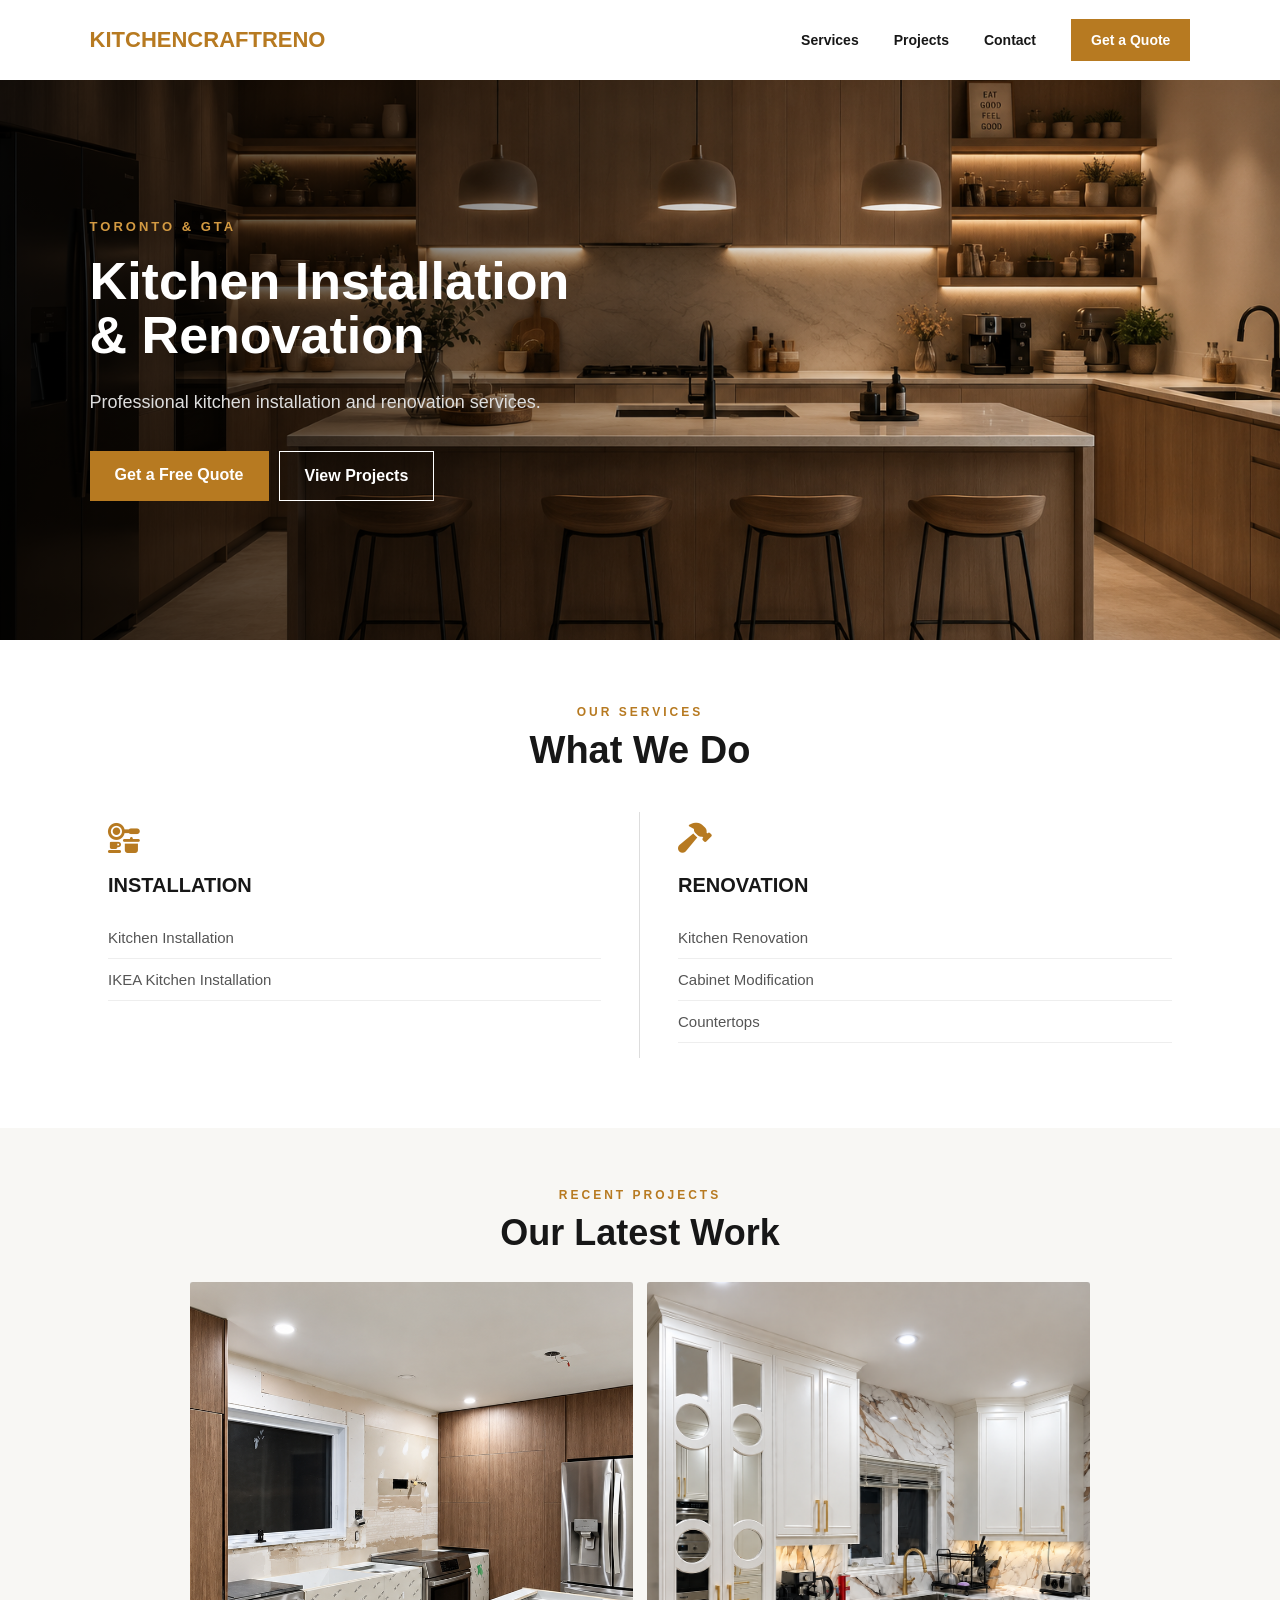
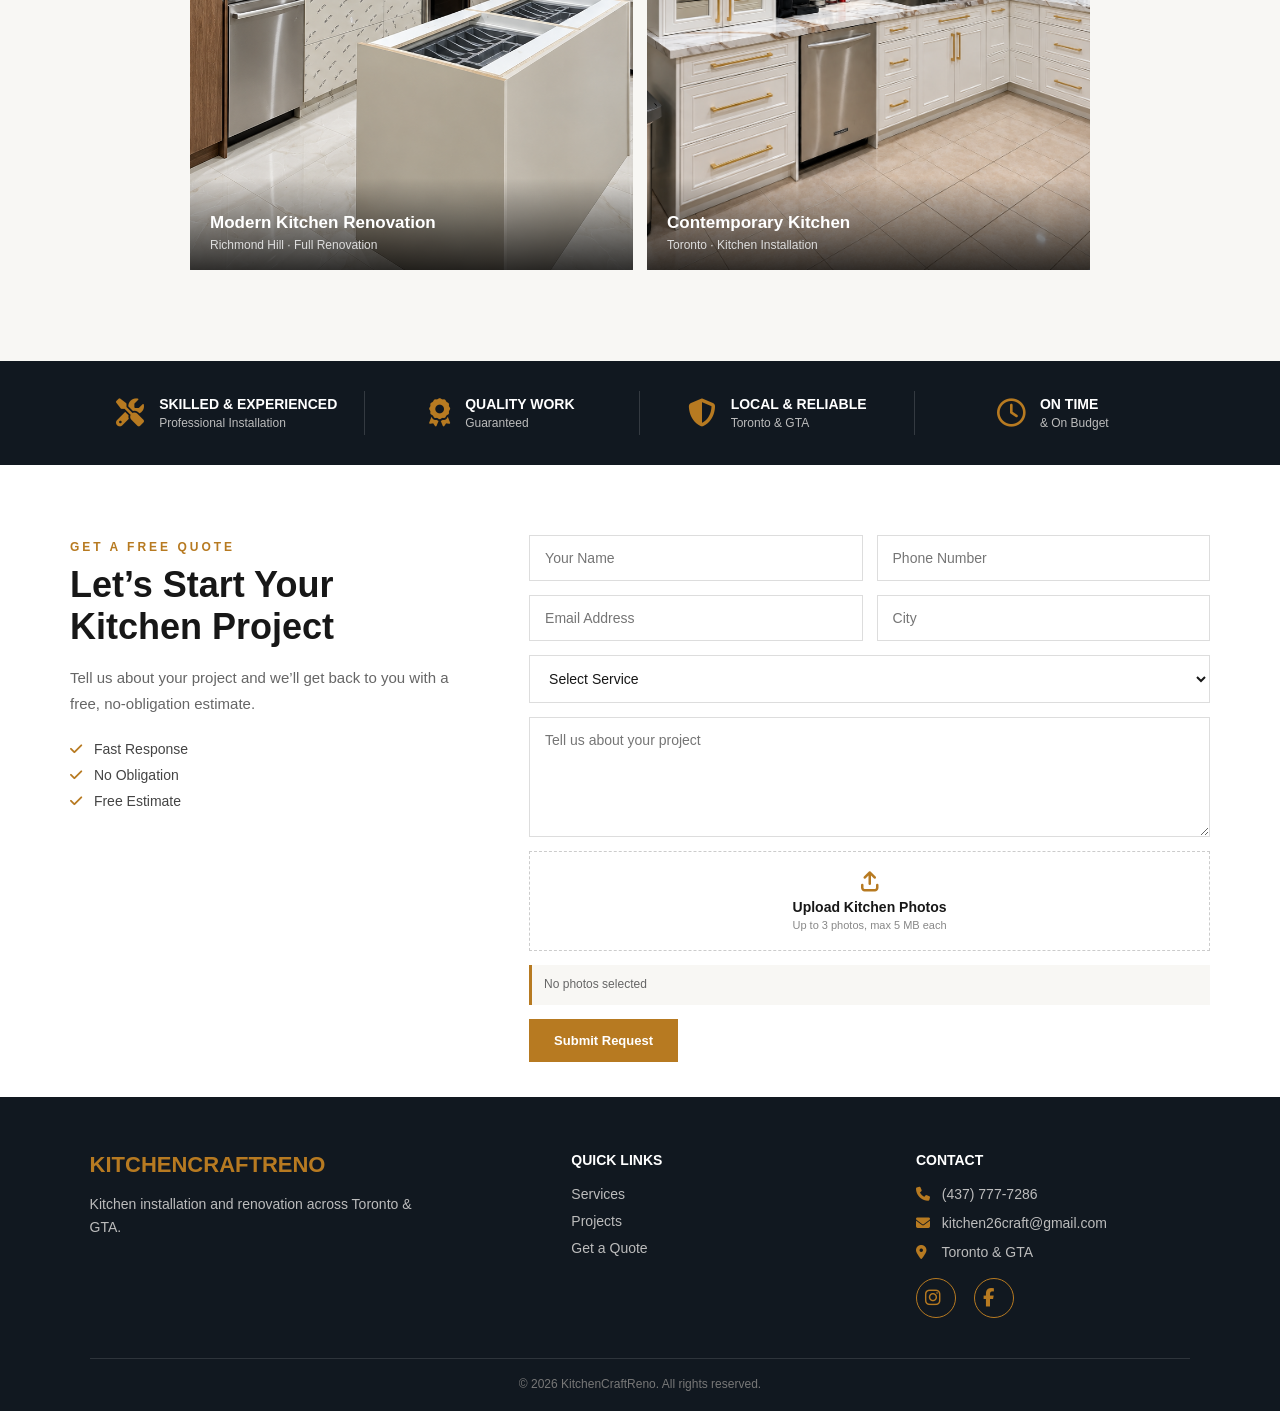
<file: index.html>
<!DOCTYPE html>
<html lang="en">

<head>

    <meta charset="UTF-8">

    <meta name="viewport" content="width=device-width, initial-scale=1.0">

    <title>
        Kitchen Installation & Renovation Toronto & GTA | KitchenCraftReno
    </title>

    <meta name="description" content="Professional kitchen installation, IKEA kitchen installation and kitchen renovation services across Toronto and the GTA. Request a free quote today.">

    <meta name="robots" content="index, follow">

    <link rel="icon" type="image/png" href="favicon.png">

    <link rel="stylesheet" href="style.css?v=2">

    <link rel="stylesheet" href="https://cdnjs.cloudflare.com/ajax/libs/font-awesome/6.5.0/css/all.min.css">

</head>


<body>


    <!-- ========================================
         HEADER
    ========================================= -->

    <header class="header">

        <a href="#" class="logo">
            KITCHENCRAFTRENO
        </a>

        <nav class="nav">

            <a href="#services">
                Services
            </a>

            <a href="#projects">
                Projects
            </a>

            <a href="#contact">
                Contact
            </a>

            <a href="#quote" class="quote-button">
                Get a Quote
            </a>

        </nav>

    </header>



    <main>


        <!-- ========================================
             HERO
        ========================================= -->

        <section class="hero">

            <div class="hero-content">

                <p class="hero-small">
                    TORONTO & GTA
                </p>

                <h1>
                    Kitchen Installation<br> & Renovation
                </h1>

                <p class="hero-description">
                    Professional kitchen installation and renovation services.
                </p>

                <div class="hero-buttons">

                    <a href="#quote" class="primary-button">
                        Get a Free Quote
                    </a>

                    <a href="#projects" class="secondary-button">
                        View Projects
                    </a>

                </div>

            </div>

        </section>



        <!-- ========================================
             SERVICES
        ========================================= -->

        <section id="services" class="services">

            <p class="section-label">
                OUR SERVICES
            </p>

            <h2>
                What We Do
            </h2>

            <div class="service-grid service-grid-two">


                <!-- INSTALLATION -->

                <a href="service-installation.html" class="service-item service-page-link">

                    <div class="service-icon">
                        <i class="fa-solid fa-kitchen-set"></i>
                    </div>

                    <h3>
                        Installation
                    </h3>

                    <p>
                        Kitchen Installation
                    </p>

                    <p>
                        IKEA Kitchen Installation
                    </p>

                </a>



                <!-- RENOVATION -->

                <a href="service-renovation.html" class="service-item service-page-link">

                    <div class="service-icon">
                        <i class="fa-solid fa-hammer"></i>
                    </div>

                    <h3>
                        Renovation
                    </h3>

                    <p>
                        Kitchen Renovation
                    </p>

                    <p>
                        Cabinet Modification
                    </p>

                    <p>
                        Countertops
                    </p>

                </a>


            </div>

        </section>



        <!-- ========================================
             PROJECTS
        ========================================= -->

        <section id="projects" class="projects">

            <p class="section-label">
                RECENT PROJECTS
            </p>

            <h2>
                Our Latest Work
            </h2>


            <div class="projects-grid projects-grid-two">


                <!-- PROJECT 1 -->

                <a href="project-1.html" class="project-card project-slideshow" data-images="
                        images/project-1/cover.png,
                        images/project-1/1.png,
                        images/project-1/2.png,
                        images/project-1/3.png
                    ">

                    <img src="images/project-1/cover.png" alt="Modern kitchen renovation">

                    <div class="project-overlay">

                        <h3>
                            Modern Kitchen Renovation
                        </h3>

                        <p>
                            Richmond Hill · Full Renovation
                        </p>

                    </div>

                </a>



                <!-- PROJECT 2 -->

                <a href="project-2.html" class="project-card project-slideshow" data-images="
                        images/project-2/cover.png,
                        images/project-2/1.png,
                        images/project-2/2.png,
                        images/project-2/3.png
                    ">

                    <img src="images/project-2/cover.png" alt="Contemporary kitchen installation">

                    <div class="project-overlay">

                        <h3>
                            Contemporary Kitchen
                        </h3>

                        <p>
                            Toronto · Kitchen Installation
                        </p>

                    </div>

                </a>



                <!-- ========================================
                     PROJECT 3 - TEMPORARILY HIDDEN

                     Uncomment this block when Project 3
                     is ready to be published.
                =========================================

                <a
                    href="project-3.html"
                    class="project-card project-slideshow"
                    data-images="
                        images/project-3/cover.png,
                        images/project-3/1.png,
                        images/project-3/2.png,
                        images/project-3/3.png
                    "
                >

                    <img
                        src="images/project-3/cover.png"
                        alt="Custom kitchen renovation"
                    >

                    <div class="project-overlay">

                        <h3>
                            Custom Kitchen Renovation
                        </h3>

                        <p>
                            GTA · Full Renovation
                        </p>

                    </div>

                </a>

                -->


            </div>


            <a href="#" class="projects-button" hidden>
                View All Projects
            </a>

        </section>



        <!-- ========================================
             TRUST BAR
        ========================================= -->

        <section class="trust-bar">

            <div class="trust-container">


                <div class="trust-item">

                    <i class="fa-solid fa-screwdriver-wrench"></i>

                    <div>

                        <h3>
                            SKILLED & EXPERIENCED
                        </h3>

                        <p>
                            Professional Installation
                        </p>

                    </div>

                </div>



                <div class="trust-item">

                    <i class="fa-solid fa-award"></i>

                    <div>

                        <h3>
                            QUALITY WORK
                        </h3>

                        <p>
                            Guaranteed
                        </p>

                    </div>

                </div>



                <div class="trust-item">

                    <i class="fa-solid fa-shield-halved"></i>

                    <div>

                        <h3>
                            LOCAL & RELIABLE
                        </h3>

                        <p>
                            Toronto & GTA
                        </p>

                    </div>

                </div>



                <div class="trust-item">

                    <i class="fa-regular fa-clock"></i>

                    <div>

                        <h3>
                            ON TIME
                        </h3>

                        <p>
                            & On Budget
                        </p>

                    </div>

                </div>


            </div>

        </section>



        <!-- ========================================
             QUOTE SECTION
        ========================================= -->

        <section id="quote" class="quote-section">


            <div class="quote-info">

                <p class="section-label quote-label">
                    GET A FREE QUOTE
                </p>

                <h2>
                    Let’s Start Your Kitchen Project
                </h2>

                <p class="quote-text">
                    Tell us about your project and we’ll get back to you with a free, no-obligation estimate.
                </p>

                <div class="quote-points">

                    <p>
                        <i class="fa-solid fa-check"></i> Fast Response
                    </p>

                    <p>
                        <i class="fa-solid fa-check"></i> No Obligation
                    </p>

                    <p>
                        <i class="fa-solid fa-check"></i> Free Estimate
                    </p>

                </div>

            </div>



            <!-- ========================================
                 QUOTE FORM
            ========================================= -->

            <form class="quote-form" id="quote-form">


                <!-- WEB3FORMS -->

                <input type="hidden" name="access_key" value="bbaa16f6-8230-4c86-9374-ef8d41f5b4c3">

                <input type="hidden" name="subject" value="New KitchenCraftReno Quote Request">


                <!-- ANTI-SPAM -->

                <input type="text" name="_gotcha" class="honeypot" tabindex="-1" autocomplete="off">


                <!-- PROJECT / SERVICE REFERRAL -->

                <input type="hidden" name="interested-project" id="interested-project">


                <!-- NAME + PHONE -->

                <div class="form-row">

                    <input type="text" name="name" placeholder="Your Name" required>

                    <input type="tel" name="phone" placeholder="Phone Number" required>

                </div>


                <!-- EMAIL + CITY -->

                <div class="form-row">

                    <input type="email" name="email" placeholder="Email Address" required>

                    <input type="text" name="city" placeholder="City">

                </div>


                <!-- SERVICE -->

                <select name="service" required>

                    <option value="">
                        Select Service
                    </option>

                    <option value="Kitchen Installation">
                        Kitchen Installation
                    </option>

                    <option value="IKEA Kitchen Installation">
                        IKEA Kitchen Installation
                    </option>

                    <option value="Kitchen Renovation">
                        Kitchen Renovation
                    </option>

                    <option value="Other">
                        Other
                    </option>

                </select>


                <!-- MESSAGE -->

                <textarea name="message" placeholder="Tell us about your project" rows="5"></textarea>


                <!-- PHOTO UPLOAD -->

                <label class="upload-box">

                    <i class="fa-solid fa-arrow-up-from-bracket"></i>

                    <span>
                        Upload Kitchen Photos
                    </span>

                    <small>
                        Up to 3 photos, max 5 MB each
                    </small>

                    <input
                        type="file"
                        id="kitchen-photos"
                        accept="image/jpeg, image/png"
                        multiple
                    >

                </label>


                <div id="photo-status" class="photo-status">
                    No photos selected
                </div>


                <!-- CLOUDINARY PHOTO URLS -->

                <input type="hidden" name="photo-1" id="photo-1">

                <input type="hidden" name="photo-2" id="photo-2">

                <input type="hidden" name="photo-3" id="photo-3">


                <!-- SUBMIT -->

                <button type="submit" class="submit-button">
                    Submit Request
                </button>


                <!-- SUCCESS MESSAGE -->

                <div id="form-success" class="form-success">

                    <i class="fa-solid fa-circle-check"></i>

                    <div>

                        <strong>
                            Thank you!
                        </strong>

                        <p>
                            Your request has been submitted. We'll get back to you shortly.
                        </p>

                    </div>

                </div>


            </form>

        </section>



        <!-- ========================================
             FOOTER
        ========================================= -->

        <footer id="contact" class="footer">

            <div class="footer-container">

                <!-- BRAND -->
                <div class="footer-brand">

                    <a href="#" class="footer-logo">
                KITCHENCRAFTRENO
            </a>

                    <p>
                        Kitchen installation and renovation across Toronto & GTA.
                    </p>

                </div>


                <!-- QUICK LINKS -->
                <div class="footer-links">

                    <h3>
                        Quick Links
                    </h3>

                    <a href="#services">
                Services
            </a>

                    <a href="#projects">
                Projects
            </a>

                    <a href="#quote">
                Get a Quote
            </a>

                </div>


                <!-- CONTACT -->
                <div class="footer-contact">

                    <h3>
                        Contact
                    </h3>

                    <p>
                        <i class="fa-solid fa-phone"></i>

                        <a href="tel:+14377777286">
                    (437) 777-7286
                </a>
                    </p>

                    <p>
                        <i class="fa-solid fa-envelope"></i>

                        <a href="mailto:kitchen26craft@gmail.com">
                    kitchen26craft@gmail.com
                </a>
                    </p>

                    <p>
                        <i class="fa-solid fa-location-dot"></i> Toronto & GTA
                    </p>


                    <!-- SOCIAL MEDIA -->
                    <div class="social-links">

                        <a href="https://www.instagram.com/kitchenkraftreno/" target="_blank" rel="noopener noreferrer" aria-label="KitchenCraft Reno on Instagram">
                            <i class="fa-brands fa-instagram"></i>
                        </a>

                        <a href="https://www.facebook.com/share/1QX5NzQncX/" target="_blank" rel="noopener noreferrer" aria-label="KitchenCraft Reno on Facebook">
                            <i class="fa-brands fa-facebook-f"></i>
                        </a>

                    </div>

                </div>

            </div>


            <!-- COPYRIGHT -->
            <div class="footer-bottom">

                <p>
                    © 2026 KitchenCraftReno. All rights reserved.
                </p>

            </div>

        </footer>


    </main>



    <!-- ========================================
         JAVASCRIPT
    ========================================= -->

    <script src="script.js"></script>


</body>

</html>
</file>
<file: style.css>
* {
    margin: 0;
    padding: 0;
    box-sizing: border-box;
}

html {
    scroll-behavior: smooth;
}

body {
    font-family: Arial, sans-serif;
    color: #171717;
    background: #ffffff;
}

img {
    max-width: 100%;
}


/* ========================================
   HEADER
======================================== */

.header {
    height: 80px;
    padding: 0 7%;
    display: flex;
    align-items: center;
    justify-content: space-between;
    background: #ffffff;
}

.logo {
    color: #b77a21;
    font-size: 22px;
    font-weight: 800;
    text-decoration: none;
}

.nav {
    display: flex;
    align-items: center;
    gap: 35px;
}

.nav a {
    color: #171717;
    text-decoration: none;
    font-size: 14px;
    font-weight: 600;
    transition: 0.25s ease;
}

.nav a:hover {
    color: #b77a21;
}

.quote-button {
    background: #b77a21;
    color: #ffffff !important;
    padding: 13px 20px;
}

.quote-button:hover {
    background: #9e6819;
}


/* ========================================
   HERO
======================================== */

.hero {
    min-height: 560px;
    display: flex;
    align-items: center;
    padding: 0 7%;
    background: linear-gradient( 90deg, rgba(0, 0, 0, 0.78) 0%, rgba(0, 0, 0, 0.55) 28%, rgba(0, 0, 0, 0.20) 52%, rgba(0, 0, 0, 0.02) 75%), url("images/hero-kitchen.jpg");
    background-size: cover;
    background-position: center;
    color: #ffffff;
}

.hero-content {
    max-width: 650px;
}

.hero-small {
    color: #d39a42;
    letter-spacing: 3px;
    font-size: 13px;
    font-weight: 700;
    margin-bottom: 20px;
}

.hero h1 {
    font-size: 52px;
    line-height: 1.05;
    margin-bottom: 25px;
}

.hero-description {
    color: #dddddd;
    font-size: 18px;
    line-height: 1.6;
    margin-bottom: 35px;
}

.hero-buttons {
    display: flex;
    gap: 10px;
    flex-wrap: wrap;
}

.primary-button,
.secondary-button {
    display: inline-block;
    padding: 15px 25px;
    text-decoration: none;
    font-weight: 700;
    transition: 0.25s ease;
}

.primary-button {
    background: #b77a21;
    color: #ffffff;
}

.primary-button:hover {
    background: #9e6819;
}

.secondary-button {
    border: 1px solid #ffffff;
    color: #ffffff;
}

.secondary-button:hover {
    background: rgba(255, 255, 255, 0.12);
}


/* ========================================
   SECTION LABEL
======================================== */

.section-label {
    color: #b77a21;
    text-align: center;
    letter-spacing: 3px;
    font-size: 12px;
    font-weight: 700;
    margin-bottom: 10px;
}


/* ========================================
   SERVICES
======================================== */

.services {
    max-width: 1200px;
    margin: 0 auto;
    padding: 65px 30px 70px;
}

.services h2 {
    text-align: center;
    font-size: 38px;
    margin-bottom: 40px;
}

.service-grid {
    display: grid;
    grid-template-columns: repeat(3, 1fr);
}

.service-item {
    padding: 10px 38px 15px;
    border-right: 1px solid #dddddd;
}

.service-item:last-child {
    border-right: none;
}

.service-icon {
    color: #b77a21;
    font-size: 30px;
    margin-bottom: 18px;
}

.service-item h3 {
    font-size: 20px;
    font-weight: 700;
    text-transform: uppercase;
    margin-bottom: 20px;
}

.service-item p {
    color: #555555;
    font-size: 15px;
    padding: 12px 0;
    border-bottom: 1px solid #eeeeee;
}


/* ========================================
   PROJECTS
======================================== */

.projects {
    padding: 60px 7% 65px;
    background: #f8f7f4;
    text-align: center;
}

.projects h2 {
    font-size: 36px;
    margin-bottom: 28px;
}

.projects-grid {
    max-width: 1200px;
    margin: 0 auto 26px;
    display: grid;
    grid-template-columns: repeat(3, 1fr);
    gap: 14px;
}

.projects-grid img {
    width: 100%;
    height: 260px;
    display: block;
    object-fit: cover;
    border-radius: 3px;
}

.projects-button {
    display: inline-block;
    padding: 13px 24px;
    background: #b77a21;
    color: #ffffff;
    text-decoration: none;
    font-size: 13px;
    font-weight: 700;
    letter-spacing: 0.3px;
    transition: 0.25s ease;
}

.projects-button:hover {
    background: #9e6819;
}


/* ========================================
   TRUST BAR
======================================== */

.trust-bar {
    background: #111820;
    color: #ffffff;
    padding: 30px 7%;
}

.trust-container {
    max-width: 1200px;
    margin: 0 auto;
    display: grid;
    grid-template-columns: repeat(4, 1fr);
}

.trust-item {
    display: flex;
    align-items: center;
    justify-content: center;
    gap: 15px;
    padding: 5px 25px;
    border-right: 1px solid rgba(255, 255, 255, 0.15);
}

.trust-item:last-child {
    border-right: none;
}

.trust-item i {
    color: #b77a21;
    font-size: 28px;
}

.trust-item h3 {
    font-size: 14px;
    text-transform: uppercase;
    margin-bottom: 4px;
}

.trust-item p {
    color: #bcbcbc;
    font-size: 12px;
}


/* ========================================
   QUOTE SECTION
======================================== */

.quote-section {
    max-width: 1200px;
    margin: 0 auto;
    padding: 70px 30px 35px;
    display: grid;
    grid-template-columns: 0.8fr 1.4fr;
    gap: 70px;
    align-items: start;
}

.quote-info {
    padding-top: 5px;
}

.quote-label {
    text-align: left;
}

.quote-info h2 {
    font-size: 36px;
    line-height: 1.15;
    margin-bottom: 18px;
}

.quote-text {
    color: #666666;
    font-size: 15px;
    line-height: 1.7;
    margin-bottom: 25px;
}

.quote-points {
    display: grid;
    gap: 10px;
}

.quote-points p {
    color: #444444;
    font-size: 14px;
}

.quote-points i {
    color: #b77a21;
    margin-right: 8px;
}


/* ========================================
   FORM
======================================== */

.quote-form {
    display: grid;
    gap: 14px;
}

.form-row {
    display: grid;
    grid-template-columns: repeat(2, 1fr);
    gap: 14px;
}

.quote-form input,
.quote-form select,
.quote-form textarea {
    width: 100%;
    padding: 14px 15px;
    border: 1px solid #dddddd;
    background: #ffffff;
    color: #171717;
    font-family: Arial, sans-serif;
    font-size: 14px;
    outline: none;
}

.quote-form input:focus,
.quote-form select:focus,
.quote-form textarea:focus {
    border-color: #b77a21;
}

.quote-form textarea {
    resize: vertical;
    min-height: 120px;
}


/* ========================================
   PHOTO UPLOAD
======================================== */

.upload-box {
    min-height: 100px;
    display: flex;
    flex-direction: column;
    align-items: center;
    justify-content: center;
    border: 1px dashed #cccccc;
    cursor: pointer;
    transition: 0.25s ease;
}

.upload-box:hover {
    border-color: #b77a21;
    background: #faf8f4;
}

.upload-box i {
    color: #b77a21;
    font-size: 20px;
    margin-bottom: 7px;
}

.upload-box span {
    font-size: 14px;
    font-weight: 700;
}

.upload-box small {
    margin-top: 4px;
    color: #888888;
    font-size: 11px;
}

.upload-box input {
    display: none;
}

.photo-status {
    padding: 10px 12px;
    background: #f8f7f4;
    color: #666666;
    font-size: 12px;
    line-height: 1.6;
    border-left: 3px solid #b77a21;
}

.photo-status strong {
    color: #171717;
}


/* ========================================
   SUBMIT BUTTON
======================================== */

.submit-button {
    width: fit-content;
    padding: 14px 25px;
    border: none;
    background: #b77a21;
    color: #ffffff;
    font-size: 13px;
    font-weight: 700;
    cursor: pointer;
    transition: 0.25s ease;
}

.submit-button:hover {
    background: #9e6819;
}

.submit-button:disabled {
    cursor: not-allowed;
    opacity: 0.75;
}


/* ========================================
   HONEYPOT
======================================== */

.honeypot {
    position: absolute;
    left: -9999px;
    width: 1px;
    height: 1px;
    opacity: 0;
    pointer-events: none;
}


/* ========================================
   FOOTER
======================================== */

.footer {
    background: #111820;
    color: #ffffff;
    padding: 55px 7% 20px;
}

.footer-container {
    max-width: 1200px;
    margin: 0 auto;
    display: grid;
    grid-template-columns: 1.5fr 1fr 1fr;
    gap: 70px;
}

.footer-logo {
    display: inline-block;
    color: #b77a21;
    font-size: 22px;
    font-weight: 800;
    text-decoration: none;
    margin-bottom: 15px;
}

.footer-brand p {
    max-width: 330px;
    color: #bcbcbc;
    font-size: 14px;
    line-height: 1.7;
}

.footer h3 {
    font-size: 14px;
    text-transform: uppercase;
    margin-bottom: 18px;
}

.footer-links {
    display: flex;
    flex-direction: column;
}

.footer-links a {
    width: fit-content;
    color: #bcbcbc;
    text-decoration: none;
    font-size: 14px;
    margin-bottom: 11px;
    transition: 0.25s ease;
}

.footer-links a:hover {
    color: #b77a21;
}

.footer-contact p {
    color: #bcbcbc;
    font-size: 14px;
    margin-bottom: 13px;
}

.footer-contact a {
    color: #bcbcbc;
    text-decoration: none;
    transition: 0.25s ease;
}

.footer-contact a:hover {
    color: #b77a21;
}

.footer-contact i {
    width: 22px;
    color: #b77a21;
}

.footer-bottom {
    max-width: 1200px;
    margin: 40px auto 0;
    padding-top: 18px;
    border-top: 1px solid rgba(255, 255, 255, 0.12);
    text-align: center;
}

.footer-bottom p {
    color: #777777;
    font-size: 12px;
}


/* ========================================
   FORM SUCCESS MESSAGE
======================================== */

.form-success {
    display: none;
    align-items: flex-start;
    gap: 12px;
    margin-top: 18px;
    padding: 16px 18px;
    background: #f3f8f3;
    border: 1px solid #d7e8d7;
    font-size: 14px;
}

.form-success.show {
    display: flex;
}

.form-success i {
    margin-top: 2px;
    font-size: 19px;
    color: #3f7d45;
}

.form-success strong {
    display: block;
    margin-bottom: 4px;
    color: #222222;
}

.form-success p {
    margin: 0;
    color: #555555;
    line-height: 1.5;
}


/* ========================================
   TABLET + MOBILE
======================================== */

@media (max-width: 768px) {
    /* HEADER */
    .header {
        height: auto;
        min-height: 72px;
        padding: 16px 24px;
        gap: 15px;
    }
    .logo {
        font-size: 20px;
    }
    .nav {
        gap: 12px;
    }
    .nav a:not(.quote-button) {
        display: none;
    }
    .quote-button {
        padding: 12px 16px;
        white-space: nowrap;
    }
    /* HERO */
    .hero {
        min-height: 540px;
        padding: 60px 24px;
        background-position: 58% center;
    }
    .hero-content {
        max-width: 520px;
    }
    .hero h1 {
        font-size: 40px;
        line-height: 1.08;
    }
    .hero-description {
        font-size: 16px;
        line-height: 1.6;
    }
    /* SERVICES */
    .services {
        padding: 55px 24px;
    }
    .services h2 {
        font-size: 32px;
        margin-bottom: 25px;
    }
    .service-grid {
        grid-template-columns: 1fr;
    }
    .service-item {
        padding: 28px 0;
        border-right: none;
        border-bottom: 1px solid #dddddd;
    }
    .service-item:last-child {
        border-bottom: none;
    }
    /* PROJECTS */
    .projects {
        padding: 55px 24px;
    }
    .projects h2 {
        font-size: 32px;
    }
    .projects-grid {
        grid-template-columns: 1fr;
        gap: 15px;
    }
    .projects-grid img {
        width: 100%;
        height: 240px;
    }
    /* TRUST BAR */
    .trust-bar {
        padding: 20px 24px;
    }
    .trust-container {
        grid-template-columns: repeat(2, 1fr);
    }
    .trust-item {
        justify-content: flex-start;
        padding: 20px 15px;
        border-right: none;
        border-bottom: 1px solid rgba(255, 255, 255, 0.15);
    }
    .trust-item:nth-last-child(-n+2) {
        border-bottom: none;
    }
    /* QUOTE */
    .quote-section {
        grid-template-columns: 1fr;
        gap: 35px;
        padding: 55px 24px;
    }
    .quote-info h2 {
        font-size: 32px;
    }
    .form-row {
        grid-template-columns: 1fr;
    }
    /* FORM */
    .quote-form {
        width: 100%;
    }
    .quote-form input,
    .quote-form select,
    .quote-form textarea {
        font-size: 16px;
    }
    .upload-box {
        width: 100%;
    }
    /* SUBMIT */
    .submit-button {
        min-height: 48px;
        padding: 14px 24px;
    }
    /* FOOTER */
    .footer {
        padding: 45px 24px 20px;
    }
    .footer-container {
        grid-template-columns: 1fr;
        gap: 32px;
    }
    .footer-brand,
    .footer-links,
    .footer-contact {
        width: 100%;
        min-width: 0;
    }
    .footer-brand p {
        max-width: 100%;
    }
    .footer-bottom {
        margin-top: 30px;
    }
}


/* ========================================
   SMALL PHONES
======================================== */

@media (max-width: 480px) {
    html,
    body {
        width: 100%;
        max-width: 100%;
        overflow-x: hidden;
    }
    /* HEADER */
    .header {
        min-height: 70px;
        padding: 14px 20px;
    }
    .logo {
        font-size: 18px;
    }
    .quote-button {
        padding: 11px 14px;
        font-size: 12px !important;
    }
    /* HERO */
    .hero {
        min-height: 520px;
        padding: 55px 20px;
        background-position: 60% center;
    }
    .hero-small {
        font-size: 11px;
        margin-bottom: 16px;
    }
    .hero h1 {
        font-size: 34px;
        line-height: 1.08;
        margin-bottom: 20px;
    }
    .hero-description {
        font-size: 16px;
        margin-bottom: 28px;
    }
    .hero-buttons {
        gap: 10px;
    }
    .primary-button,
    .secondary-button {
        padding: 13px 17px;
        font-size: 13px;
    }
    /* SERVICES */
    .services {
        padding: 50px 20px;
    }
    .services h2 {
        font-size: 30px;
    }
    .service-item {
        padding: 25px 0;
    }
    /* PROJECTS */
    .projects {
        padding: 50px 20px;
    }
    .projects h2 {
        font-size: 30px;
    }
    .projects-grid img {
        height: 220px;
    }
    /* TRUST BAR */
    .trust-bar {
        padding: 18px 20px;
    }
    .trust-container {
        grid-template-columns: 1fr 1fr;
    }
    .trust-item {
        padding: 18px 10px;
        gap: 10px;
    }
    .trust-item i {
        font-size: 24px;
    }
    .trust-item h3 {
        font-size: 12px;
    }
    .trust-item p {
        font-size: 11px;
    }
    /* QUOTE */
    .quote-section {
        width: 100%;
        padding: 50px 20px;
        gap: 30px;
    }
    .quote-info {
        width: 100%;
    }
    .quote-info h2 {
        font-size: 30px;
    }
    .quote-text {
        font-size: 14px;
    }
    /* FORM */
    .quote-form {
        width: 100%;
        min-width: 0;
        gap: 12px;
    }
    .form-row {
        width: 100%;
        grid-template-columns: 1fr;
        gap: 12px;
    }
    .quote-form input,
    .quote-form select,
    .quote-form textarea {
        width: 100%;
        min-width: 0;
        padding: 14px;
    }
    .quote-form textarea {
        min-height: 115px;
    }
    /* PHOTO UPLOAD */
    .upload-box {
        width: 100%;
        min-height: 105px;
        padding: 15px;
    }
    .photo-status {
        width: 100%;
        padding: 10px 12px;
        overflow-wrap: anywhere;
    }
    /* SUBMIT BUTTON */
    .submit-button {
        width: 100%;
        min-height: 50px;
        padding: 14px 20px;
        font-size: 14px;
    }
    /* SUCCESS MESSAGE */
    .form-success {
        width: 100%;
    }
    /* FOOTER */
    .footer {
        width: 100%;
        padding: 42px 20px 20px;
    }
    .footer-container {
        width: 100%;
        grid-template-columns: 1fr;
        gap: 30px;
    }
    .footer-logo {
        font-size: 20px;
    }
    .footer-brand p {
        max-width: 100%;
        font-size: 14px;
    }
    .footer-links,
    .footer-contact {
        width: 100%;
    }
    .footer-contact p {
        overflow-wrap: anywhere;
    }
    .footer-bottom {
        width: 100%;
        margin-top: 25px;
        padding-top: 18px;
    }
}


/* ========================================
   PROJECT DETAIL PAGE
======================================== */

.project-page {
    background: #ffffff;
}

.project-header {
    max-width: 900px;
    margin: 0 auto;
    padding: 80px 30px 45px;
    text-align: center;
}

.project-page-label {
    color: #b77a21;
    font-size: 12px;
    font-weight: 700;
    letter-spacing: 3px;
    margin-bottom: 14px;
}

.project-header h1 {
    font-size: 46px;
    line-height: 1.1;
    margin-bottom: 20px;
}

.project-page-description {
    max-width: 650px;
    margin: 0 auto;
    color: #666666;
    font-size: 17px;
    line-height: 1.7;
}


/* MAIN PROJECT IMAGE */

.project-main-image {
    max-width: 1200px;
    margin: 0 auto;
    padding: 0 30px;
}

.project-main-image img {
    width: 100%;
    height: 600px;
    display: block;
    object-fit: cover;
}


/* DETAILS */

.project-details {
    max-width: 1000px;
    margin: 0 auto;
    padding: 40px 30px;
    display: grid;
    grid-template-columns: repeat(3, 1fr);
    gap: 30px;
    border-bottom: 1px solid #eeeeee;
}

.project-details>div {
    text-align: center;
}

.project-detail-label {
    color: #b77a21;
    font-size: 11px;
    font-weight: 700;
    letter-spacing: 2px;
    margin-bottom: 8px;
}

.project-details div>p:last-child {
    color: #333333;
    font-size: 14px;
}


/* STORY */

.project-story {
    max-width: 760px;
    margin: 0 auto;
    padding: 65px 30px;
    text-align: center;
}

.project-story h2 {
    font-size: 32px;
    margin-bottom: 20px;
}

.project-story p {
    color: #666666;
    font-size: 16px;
    line-height: 1.8;
}


/* GALLERY */

.project-gallery {
    max-width: 1200px;
    margin: 0 auto;
    padding: 0 30px 70px;
    display: grid;
    grid-template-columns: repeat(2, 1fr);
    gap: 14px;
}

.project-gallery img {
    width: 100%;
    height: 380px;
    display: block;
    object-fit: cover;
}

.project-gallery img:first-child {
    grid-column: 1 / -1;
    height: 520px;
}


/* CTA */

.project-cta {
    padding: 70px 30px;
    background: #f8f7f4;
    text-align: center;
}

.project-cta h2 {
    font-size: 34px;
    margin-bottom: 28px;
}


/* HOME PROJECT CLICK */

.project-card {
    display: block;
    overflow: hidden;
}

.project-card {
    display: block;
    overflow: hidden;
    background: #eeeeee;
}

.project-card img {
    width: 100%;
    height: 100%;
    display: block;
    object-fit: cover;
}


/* PROJECT PAGE MOBILE */

@media (max-width: 768px) {
    .project-header {
        padding: 55px 24px 35px;
    }
    .project-header h1 {
        font-size: 36px;
    }
    .project-main-image {
        padding: 0 24px;
    }
    .project-main-image img {
        height: 420px;
    }
    .project-details {
        padding: 35px 24px;
        grid-template-columns: 1fr;
        gap: 25px;
    }
    .project-story {
        padding: 50px 24px;
    }
    .project-gallery {
        padding: 0 24px 55px;
        grid-template-columns: 1fr;
    }
    .project-gallery img,
    .project-gallery img:first-child {
        grid-column: auto;
        height: 300px;
    }
    .project-cta {
        padding: 55px 24px;
    }
    .project-cta h2 {
        font-size: 30px;
    }
}

@media (max-width: 480px) {
    .project-header {
        padding: 45px 20px 30px;
    }
    .project-header h1 {
        font-size: 32px;
    }
    .project-page-description {
        font-size: 15px;
    }
    .project-main-image {
        padding: 0 20px;
    }
    .project-main-image img {
        height: 300px;
    }
    .project-details {
        padding: 30px 20px;
    }
    .project-story {
        padding: 45px 20px;
    }
    .project-story h2 {
        font-size: 28px;
    }
    .project-gallery {
        padding: 0 20px 50px;
    }
    .project-gallery img,
    .project-gallery img:first-child {
        height: 250px;
    }
    .project-cta {
        padding: 50px 20px;
    }
}


/* ========================================
   PROJECT LIGHTBOX
======================================== */

.project-main-image img,
.project-gallery img {
    cursor: pointer;
}

.lightbox {
    position: fixed;
    inset: 0;
    z-index: 9999;
    display: none;
    align-items: center;
    justify-content: center;
    padding: 50px 80px;
    background: rgba(0, 0, 0, 0.92);
}

.lightbox.show {
    display: flex;
}

.lightbox-image {
    display: block;
    max-width: 90%;
    max-height: 88vh;
    width: auto;
    height: auto;
    object-fit: contain;
}

.lightbox-close {
    position: absolute;
    top: 20px;
    right: 30px;
    border: none;
    background: transparent;
    color: #ffffff;
    font-size: 42px;
    font-weight: 300;
    cursor: pointer;
}

.lightbox-prev,
.lightbox-next {
    position: absolute;
    top: 50%;
    transform: translateY(-50%);
    width: 50px;
    height: 60px;
    border: none;
    background: rgba(255, 255, 255, 0.08);
    color: #ffffff;
    font-size: 32px;
    cursor: pointer;
    transition: 0.2s ease;
}

.lightbox-prev:hover,
.lightbox-next:hover {
    background: rgba(255, 255, 255, 0.18);
}

.lightbox-prev {
    left: 25px;
}

.lightbox-next {
    right: 25px;
}

.lightbox-counter {
    position: absolute;
    bottom: 20px;
    left: 50%;
    transform: translateX(-50%);
    color: #dddddd;
    font-size: 13px;
}


/* LIGHTBOX MOBILE */

@media (max-width: 768px) {
    .lightbox {
        padding: 50px 45px;
    }
    .lightbox-image {
        max-width: 100%;
        max-height: 80vh;
    }
    .lightbox-prev,
    .lightbox-next {
        width: 38px;
        height: 50px;
        font-size: 25px;
    }
    .lightbox-prev {
        left: 5px;
    }
    .lightbox-next {
        right: 5px;
    }
    .lightbox-close {
        top: 12px;
        right: 18px;
    }
}


/* PROJECT CARD OVERLAY */

.project-card {
    position: relative;
}

.project-overlay {
    position: absolute;
    left: 0;
    right: 0;
    bottom: 0;
    padding: 35px 20px 18px;
    background: linear-gradient( transparent, rgba(0, 0, 0, 0.78));
    color: #ffffff;
    text-align: left;
    pointer-events: none;
}

.project-overlay h3 {
    margin-bottom: 5px;
    font-size: 17px;
}

.project-overlay p {
    color: #dddddd;
    font-size: 12px;
}

.projects-button[hidden] {
    display: none !important;
}

.service-grid-two {
    grid-template-columns: repeat(2, 1fr);
}

.service-page-link {
    display: block;
    color: inherit;
    text-decoration: none;
    cursor: pointer;
    transition: 0.25s ease;
}

.service-page-link:hover {
    background: #faf8f4;
    transform: translateY(-3px);
}

.service-grid-two .service-item:nth-child(2) {
    border-right: none;
}


/* ========================================
   SERVICE DETAIL PAGE
======================================== */

.service-page-hero {
    background: #f8f7f4;
    padding: 70px 7% 65px;
    text-align: center;
}

.service-page-hero-content {
    max-width: 850px;
    margin: 0 auto;
}

.service-back-link {
    display: inline-flex;
    align-items: center;
    gap: 8px;
    margin-bottom: 35px;
    color: #555555;
    text-decoration: none;
    font-size: 14px;
    transition: 0.25s ease;
}

.service-back-link:hover {
    color: #b77a21;
}

.service-page-hero h1 {
    font-size: 48px;
    margin: 12px 0 25px;
}

.service-page-intro {
    max-width: 760px;
    margin: 0 auto;
    color: #555555;
    font-size: 17px;
    line-height: 1.8;
}


/* SERVICE DETAILS */

.service-page-details {
    max-width: 1100px;
    margin: 0 auto;
    padding: 65px 30px;
    display: grid;
    grid-template-columns: repeat(3, 1fr);
    gap: 50px;
    text-align: center;
}

.service-detail-item i {
    color: #b77a21;
    font-size: 31px;
    margin-bottom: 20px;
}

.service-detail-item h3 {
    font-size: 18px;
    text-transform: uppercase;
    margin-bottom: 14px;
}

.service-detail-item p {
    color: #666666;
    font-size: 14px;
    line-height: 1.7;
}


/* ========================================
   SERVICE GALLERY
======================================== */

.service-gallery-section {
    background: #f8f7f4;
    padding: 65px 7% 80px;
    text-align: center;
}

.service-gallery-section h2 {
    font-size: 36px;
    margin: 10px 0 15px;
}

.service-gallery-intro {
    max-width: 650px;
    margin: 0 auto 40px;
    color: #666666;
    font-size: 15px;
    line-height: 1.7;
}

.service-page-gallery {
    max-width: 1200px;
    margin: 0 auto;
    display: grid;
    grid-template-columns: repeat(3, 1fr);
    gap: 12px;
}

.service-page-gallery img {
    width: 100%;
    height: 300px;
    display: block;
    object-fit: cover;
    cursor: pointer;
    transition: transform 0.25s ease, opacity 0.25s ease;
}

.service-page-gallery img:hover {
    transform: scale(1.015);
    opacity: 0.92;
}


/* ========================================
   SERVICE CTA
======================================== */

.service-page-cta {
    padding: 75px 7%;
    text-align: center;
}

.service-page-cta-content {
    max-width: 700px;
    margin: 0 auto;
}

.service-page-cta h2 {
    font-size: 36px;
    margin: 10px 0 18px;
}

.service-page-cta p:not(.section-label) {
    color: #666666;
    font-size: 16px;
    line-height: 1.7;
    margin-bottom: 30px;
}


/* ========================================
   SERVICE LIGHTBOX
======================================== */

.lightbox {
    position: fixed;
    inset: 0;
    z-index: 9999;
    background: rgba(0, 0, 0, 0.92);
    display: none;
    align-items: center;
    justify-content: center;
}

.lightbox.show {
    display: flex;
}

.lightbox img {
    max-width: 88%;
    max-height: 85vh;
    object-fit: contain;
}

.lightbox-close,
.lightbox-prev,
.lightbox-next {
    position: absolute;
    border: none;
    background: transparent;
    color: #ffffff;
    cursor: pointer;
}

.lightbox-close {
    top: 20px;
    right: 30px;
    font-size: 45px;
}

.lightbox-prev,
.lightbox-next {
    top: 50%;
    transform: translateY(-50%);
    font-size: 45px;
    padding: 20px;
}

.lightbox-prev {
    left: 20px;
}

.lightbox-next {
    right: 20px;
}

.lightbox-counter {
    position: absolute;
    bottom: 25px;
    left: 50%;
    transform: translateX(-50%);
    color: #ffffff;
    font-size: 14px;
}


/* ========================================
   SERVICE PAGE MOBILE
======================================== */

@media (max-width: 768px) {
    .service-page-hero {
        padding: 50px 22px;
    }
    .service-page-hero h1 {
        font-size: 36px;
    }
    .service-page-intro {
        font-size: 15px;
    }
    .service-page-details {
        grid-template-columns: 1fr;
        gap: 40px;
        padding: 50px 25px;
    }
    .service-gallery-section {
        padding: 50px 15px 60px;
    }
    .service-gallery-section h2 {
        font-size: 30px;
    }
    .service-page-gallery {
        grid-template-columns: repeat(2, 1fr);
        gap: 7px;
    }
    .service-page-gallery img {
        height: 190px;
    }
    .service-page-cta {
        padding: 60px 25px;
    }
    .service-page-cta h2 {
        font-size: 30px;
    }
    .lightbox img {
        max-width: 94%;
        max-height: 80vh;
    }
    .lightbox-prev {
        left: 0;
    }
    .lightbox-next {
        right: 0;
    }
    .lightbox-prev,
    .lightbox-next {
        font-size: 34px;
        padding: 15px;
    }
    .lightbox-close {
        top: 10px;
        right: 18px;
        font-size: 40px;
    }
}


/* ========================================
   TWO PROJECT LAYOUT
======================================== */

.projects-grid-two {
    grid-template-columns: repeat(2, minmax(0, 1fr));
    max-width: 900px;
}

@media (max-width: 768px) {
    .projects-grid-two {
        grid-template-columns: 1fr;
        max-width: 100%;
    }
}


/* ========================================
   SOCIAL MEDIA LINKS
======================================== */

.social-links {
    display: flex;
    align-items: center;
    gap: 18px;
    margin-top: 18px;
}

.social-links a {
    font-size: 22px;
    width: 40px;
    height: 40px;
    display: flex;
    align-items: center;
    justify-content: center;
    border: 1px solid #b77a21;
    border-radius: 50%;
    color: #b77a21;
    font-size: 18px;
    text-decoration: none;
    transition: all 0.3s ease;
}

.social-links a:hover {
    background-color: #b77a21;
    color: #ffffff;
    transform: translateY(-2px);
}
</file>
